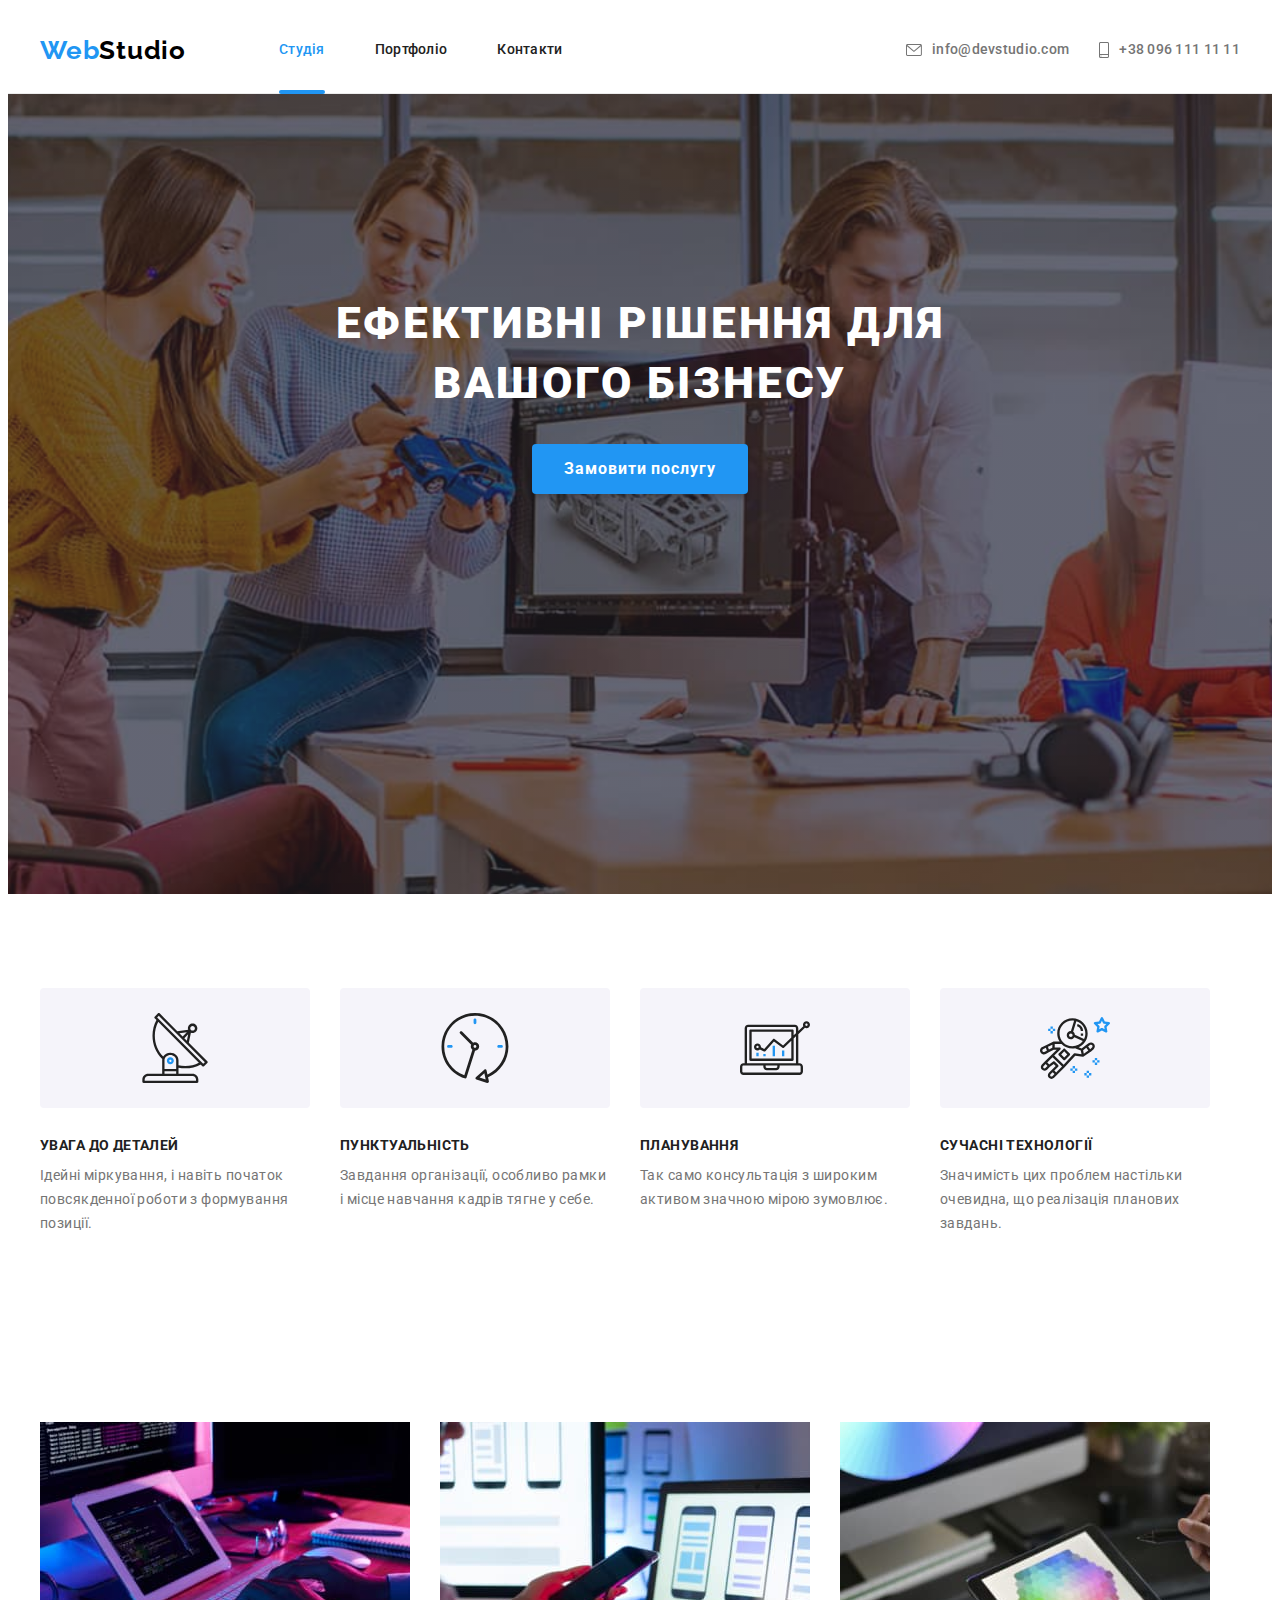
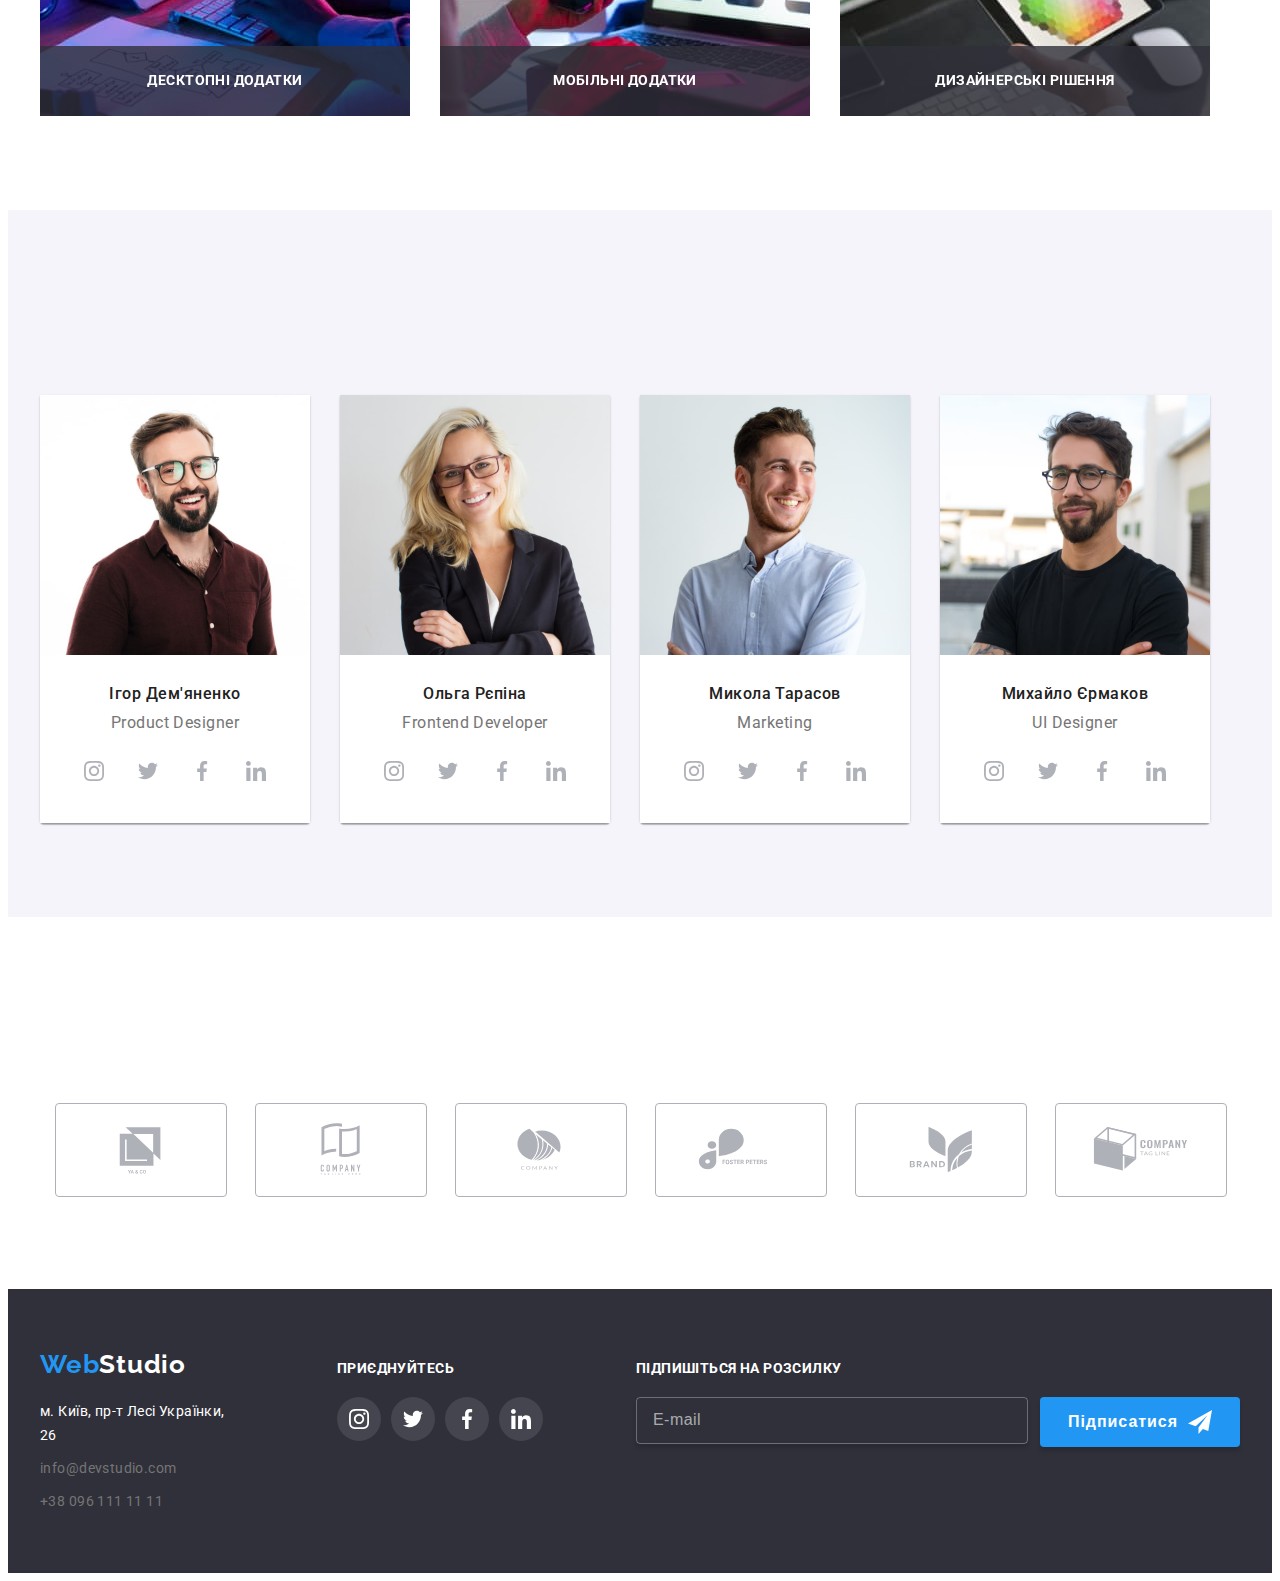
<file: index.html>
<!DOCTYPE html>
<html lang="uk">
  <head>
    <meta charset="UTF-8" />
    <meta http-equiv="X-UA-Compatible" content="IE=edge" />
    <meta name="viewport" content="width=device-width, initial-scale=1.0" />
    <title>goit-markup-hw-06</title>
    <link rel="preconnect" href="https://fonts.googleapis.com" />
    <link rel="preconnect" href="https://fonts.gstatic.com" crossorigin />
    <link
      href="https://fonts.googleapis.com/css2?family=Raleway:wght@700&family=Roboto:wght@400;500;700;900&display=swap"
      rel="stylesheet"
    />
    <link
      rel="stylesheet"
      href="https://cdnjs.cloudflare.com/ajax/libs/modern-normalize/1.1.0/modern-normalize.min.css"
      integrity="sha512-wpPYUAdjBVSE4KJnH1VR1HeZfpl1ub8YT/NKx4PuQ5NmX2tKuGu6U/JRp5y+Y8XG2tV+wKQpNHVUX03MfMFn9Q=="
      crossorigin="anonymous"
      referrerpolicy="no-referrer"
    />
    <link href="https://unpkg.com/aos@2.3.1/dist/aos.css" rel="stylesheet" />
    <link
      rel="stylesheet"
      href="https://cdnjs.cloudflare.com/ajax/libs/animate.css/4.1.1/animate.min.css"
    />
    <link rel="stylesheet" href="./css/styles.css" />
  </head>
  <body>
    <header class="header">
      <div class="container header-wrap">
        <nav class="header-menu">
          <a class="header-logo logo" href="./index.html"><span>Web</span>Studio</a>
          <ul class="header-list list">
            <li class="item">
              <a class="header-list-link link active" href="./index.html">Студія</a>
            </li>
            <li class="item">
              <a class="header-list-link link" href="./portfolio.html">Портфоліо</a>
            </li>
            <li class="item"><a class="header-list-link link" href="">Контакти</a></li>
          </ul>
        </nav>
        <ul class="header-contact list">
          <li class="item">
            <a class="header-contact-link link" href="mailto:info@devstudio.com">
              <svg class="icon" width="16" height="12">
                <use href="./images/icons.svg#icon-envelope"></use>
              </svg>
              info@devstudio.com</a
            >
          </li>
          <li class="item">
            <a class="header-contact-link link" href="tel:+380961111111">
              <svg class="icon" width="10" height="16">
                <use href="./images/icons.svg#icon-smartphone"></use>
              </svg>
              +38 096 111 11 11</a
            >
          </li>
        </ul>
      </div>
    </header>
    <main>
      <section class="hero">
        <h1 class="hero-title animate__animated animate__fadeIn">
          Ефективні рішення для <br />вашого бізнесу
        </h1>
        <button class="hero-btn btn" type="button" data-modal-open>Замовити послугу</button>
      </section>
      <section class="particular section">
        <div class="container">
          <h2 class="particular-title visually-hidden">Особливості</h2>
          <ul class="particular-list list">
            <li class="item">
              <div class="particular-list-icons">
                <svg class="icon" width="70" height="70">
                  <use href="./images/icons.svg#icon-antenna"></use>
                </svg>
              </div>
              <h3 class="particular-subtitle">Увага до деталей</h3>
              <p class="particular-text">
                Ідейні міркування, і навіть початок повсякденної роботи з формування позиції.
              </p>
            </li>
            <li class="item">
              <div class="particular-list-icons">
                <svg class="icon" width="70" height="70">
                  <use href="./images/icons.svg#icon-clock"></use>
                </svg>
              </div>
              <h3 class="particular-subtitle">Пунктуальність</h3>
              <p class="particular-text">
                Завдання організації, особливо рамки і місце навчання кадрів тягне у себе.
              </p>
            </li>
            <li class="item">
              <div class="particular-list-icons">
                <svg class="icon" width="70" height="70">
                  <use href="./images/icons.svg#icon-diagram"></use>
                </svg>
              </div>
              <h3 class="particular-subtitle">Планування</h3>
              <p class="particular-text">
                Так само консультація з широким активом значною мірою зумовлює.
              </p>
            </li>
            <li class="item">
              <div class="particular-list-icons">
                <svg class="icon" width="70" height="70">
                  <use href="./images/icons.svg#icon-astronaut"></use>
                </svg>
              </div>
              <h3 class="particular-subtitle">Сучасні технології</h3>
              <p class="particular-text">
                Значимість цих проблем настільки очевидна, що реалізація планових завдань.
              </p>
            </li>
          </ul>
        </div>
      </section>
      <section class="work">
        <div class="container">
          <h2 class="work-title title" data-aos="fade-up" data-aos-duration="500">
            Чим ми займаємося
          </h2>
          <ul class="work-list list">
            <li class="item">
              <img src="./images/img_1.jpg" width="370" height="294" alt="Людина програмує" />
              <h3 class="work-description">Десктопні додатки</h3>
            </li>
            <li class="item">
              <img
                src="./images/img_2.jpg"
                width="370"
                height="294"
                alt="Дівчина створєю дизайн мобільного додатку"
              />
              <h3 class="work-description">Мобільні додатки</h3>
            </li>
            <li class="item">
              <img
                src="./images/img_3.jpg"
                width="370"
                height="294"
                alt="Людина підбирає колір на планшеті"
              />
              <h3 class="work-description">Дизайнерські рішення</h3>
            </li>
          </ul>
        </div>
      </section>
      <section class="team section">
        <div class="container">
          <h2 class="team-title title" data-aos="fade-up" data-aos-duration="500">Наша команда</h2>
          <ul class="team-list list">
            <li class="item">
              <img
                src="./images/person1.jpg"
                width="270"
                height="260"
                alt="Фотографія Ігор Дем'яненко"
              />
              <div class="team-card-content">
                <h3 class="team-subtitle">Ігор Дем'яненко</h3>
                <p class="team-text">Product Designer</p>
                <ul class="team-social-list list">
                  <li class="item">
                    <a href="" class="team-social-link link">
                      <svg class="icon" width="20" height="20">
                        <use href="./images/icons.svg#icon-instagram"></use>
                      </svg>
                    </a>
                  </li>
                  <li class="item">
                    <a href="" class="team-social-link link">
                      <svg class="icon" width="20" height="20">
                        <use href="./images/icons.svg#icon-twitter"></use>
                      </svg>
                    </a>
                  </li>
                  <li class="item">
                    <a href="" class="team-social-link link">
                      <svg class="icon" width="20" height="20">
                        <use href="./images/icons.svg#icon-facebook"></use>
                      </svg>
                    </a>
                  </li>
                  <li class="item">
                    <a href="" class="team-social-link link">
                      <svg class="icon" width="20" height="20">
                        <use href="./images/icons.svg#icon-linkedin"></use>
                      </svg>
                    </a>
                  </li>
                </ul>
              </div>
            </li>
            <li class="item">
              <img
                src="./images/person2.jpg"
                width="270"
                height="260"
                alt="Фотографія Ольга Рєпіна"
              />
              <div class="team-card-content">
                <h3 class="team-subtitle">Ольга Рєпіна</h3>
                <p class="team-text">Frontend Developer</p>
                <ul class="team-social-list list">
                  <li class="item">
                    <a href="" class="team-social-link link">
                      <svg class="icon" width="20" height="20">
                        <use href="./images/icons.svg#icon-instagram"></use>
                      </svg>
                    </a>
                  </li>
                  <li class="item">
                    <a href="" class="team-social-link link">
                      <svg class="icon" width="20" height="20">
                        <use href="./images/icons.svg#icon-twitter"></use>
                      </svg>
                    </a>
                  </li>
                  <li class="item">
                    <a href="" class="team-social-link link">
                      <svg class="icon" width="20" height="20">
                        <use href="./images/icons.svg#icon-facebook"></use>
                      </svg>
                    </a>
                  </li>
                  <li class="item">
                    <a href="" class="team-social-link link">
                      <svg class="icon" width="20" height="20">
                        <use href="./images/icons.svg#icon-linkedin"></use>
                      </svg>
                    </a>
                  </li>
                </ul>
              </div>
            </li>
            <li class="item">
              <img
                src="./images/person3.jpg"
                width="270"
                height="260"
                alt="Фотографія Микола Тарасов"
              />
              <div class="team-card-content">
                <h3 class="team-subtitle">Микола Тарасов</h3>
                <p class="team-text">Marketing</p>
                <ul class="team-social-list list">
                  <li class="item">
                    <a href="" class="team-social-link link">
                      <svg class="icon" width="20" height="20">
                        <use href="./images/icons.svg#icon-instagram"></use>
                      </svg>
                    </a>
                  </li>
                  <li class="item">
                    <a href="" class="team-social-link link">
                      <svg class="icon" width="20" height="20">
                        <use href="./images/icons.svg#icon-twitter"></use>
                      </svg>
                    </a>
                  </li>
                  <li class="item">
                    <a href="" class="team-social-link link">
                      <svg class="icon" width="20" height="20">
                        <use href="./images/icons.svg#icon-facebook"></use>
                      </svg>
                    </a>
                  </li>
                  <li class="item">
                    <a href="" class="team-social-link link">
                      <svg class="icon" width="20" height="20">
                        <use href="./images/icons.svg#icon-linkedin"></use>
                      </svg>
                    </a>
                  </li>
                </ul>
              </div>
            </li>
            <li class="item">
              <img
                src="./images/person4.jpg"
                width="270"
                height="260"
                alt="Фотографія Михайло Єрмаков"
              />
              <div class="team-card-content">
                <h3 class="team-subtitle">Михайло Єрмаков</h3>
                <p class="team-text">UI Designer</p>
                <ul class="team-social-list list">
                  <li class="item">
                    <a href="" class="team-social-link link">
                      <svg class="icon" width="20" height="20">
                        <use href="./images/icons.svg#icon-instagram"></use>
                      </svg>
                    </a>
                  </li>
                  <li class="item">
                    <a href="" class="team-social-link link">
                      <svg class="icon" width="20" height="20">
                        <use href="./images/icons.svg#icon-twitter"></use>
                      </svg>
                    </a>
                  </li>
                  <li class="item">
                    <a href="" class="team-social-link link">
                      <svg class="icon" width="20" height="20">
                        <use href="./images/icons.svg#icon-facebook"></use>
                      </svg>
                    </a>
                  </li>
                  <li class="item">
                    <a href="" class="team-social-link link">
                      <svg class="icon" width="20" height="20">
                        <use href="./images/icons.svg#icon-linkedin"></use>
                      </svg>
                    </a>
                  </li>
                </ul>
              </div>
            </li>
          </ul>
        </div>
      </section>
      <section class="clients section">
        <h2 class="clients-title title" data-aos="fade-up" data-aos-duration="500">
          Постійні клієнти
        </h2>
        <ul class="clients-list list">
          <li class="item">
            <a href="" class="clients-list-link link">
              <svg class="icon" width="106" height="60">
                <use href="./images/icons.svg#icon-logo"></use>
              </svg>
            </a>
          </li>
          <li class="item">
            <a href="" class="clients-list-link link"
              ><svg class="icon" width="106" height="60">
                <use href="./images/icons.svg#icon-logo1"></use></svg
            ></a>
          </li>
          <li class="item">
            <a href="" class="clients-list-link link"
              ><svg class="icon" width="106" height="60">
                <use href="./images/icons.svg#icon-logo2"></use></svg
            ></a>
          </li>
          <li class="item">
            <a href="" class="clients-list-link link"
              ><svg class="icon" width="106" height="60">
                <use href="./images/icons.svg#icon-logo3"></use></svg
            ></a>
          </li>
          <li class="item">
            <a href="" class="clients-list-link link"
              ><svg class="icon" width="106" height="60">
                <use href="./images/icons.svg#icon-logo4"></use></svg
            ></a>
          </li>
          <li class="item">
            <a href="" class="clients-list-link link"
              ><svg class="icon" width="106" height="60">
                <use href="./images/icons.svg#icon-logo5"></use></svg
            ></a>
          </li>
        </ul>
      </section>
    </main>
    <footer class="footer">
      <div class="container">
        <div class="footer-right">
          <a class="footer-logo logo" href="./index.html"><span>Web</span>Studio</a>
          <address class="footer-address">
            <ul class="footer-list list">
              <li class="item">
                <a
                  class="footer-list-link link color-link"
                  href="https://goo.gl/maps/dn8XtDKzYARkyVmw8"
                  >м. Київ, пр-т Лесі Українки, 26</a
                >
              </li>
              <li class="item">
                <a class="footer-list-link link" href="mailto:info@devstudio.com"
                  >info@devstudio.com</a
                >
              </li>
              <li>
                <a class="footer-list-link link" href="tel:+380961111111">+38 096 111 11 11</a>
              </li>
            </ul>
          </address>
        </div>
        <div class="footer-wrapp">
          <h2 class="footer-title">приєднуйтесь</h2>
          <ul class="footer-social-list list">
            <li class="item">
              <a href="" class="footer-social-link link">
                <svg class="icon" width="20" height="20">
                  <use href="./images/icons.svg#icon-instagram"></use></svg
              ></a>
            </li>
            <li class="item">
              <a href="" class="footer-social-link link">
                <svg class="icon" width="20" height="20">
                  <use href="./images/icons.svg#icon-twitter"></use></svg
              ></a>
            </li>
            <li class="item">
              <a href="" class="footer-social-link link">
                <svg class="icon" width="20" height="20">
                  <use href="./images/icons.svg#icon-facebook"></use></svg
              ></a>
            </li>
            <li class="item">
              <a href="" class="footer-social-link link">
                <svg class="icon" width="20" height="20">
                  <use href="./images/icons.svg#icon-linkedin"></use></svg
              ></a>
            </li>
          </ul>
        </div>
        <div class="footer-wrapp">
          <h2 class="footer-title">Підпишіться на розсилку</h2>
          <form class="footer-form">
            <label>
              <input type="email" class="footer-form-input" placeholder="E-mail" name="email" />
            </label>
            <button type="submit" class="btn footer-btn">
              Підписатися
              <svg class="icon" width="24" height="24">
                <use href="./images/icons.svg#icon-send"></use>
              </svg>
            </button>
          </form>
        </div>
      </div>
    </footer>
    <div class="backdrop is-hidden" data-modal>
      <div class="modal">
        <button type="button" class="btn modal-btn" data-modal-close>
          <svg class="icon" width="18" height="18">
            <use href="./images/icons.svg#icon-close"></use>
          </svg>
        </button>
        <h2 class="modal-title">Залиште свої дані, ми вам передзвонимо</h2>
        <form class="form" autocomplete="off">
          <label class="form-field">
            <input type="text" name="username" class="form-input" placeholder=" " />
            <svg class="icon" width="18" height="18">
              <use href="./images/icons.svg#icon-person-black"></use>
            </svg>
            <span class="form-label">Ім'я</span>
          </label>
          <label class="form-field">
            <input type="tel" name="tel" class="form-input" placeholder=" " />
            <svg class="icon" width="18" height="18">
              <use href="./images/icons.svg#icon-phone-black"></use>
            </svg>
            <span class="form-label">Телефон</span>
          </label>
          <label class="form-field">
            <input type="email" name="email" class="form-input" placeholder=" " />
            <svg class="icon" width="18" height="18">
              <use href="./images/icons.svg#icon-email-black"></use>
            </svg>
            <span class="form-label">Пошта</span>
          </label>
          <label class="form-area-field">
            <span class="form-area-label">Коментар</span>
            <textarea name="comment" class="form-area" placeholder="Введіть текст"></textarea>
          </label>
          <label class="form-agreement-field">
            <input type="checkbox" name="agreement" class="form-check" required />
            <span class="form-check-area">
              <svg class="icon" width="16" height="15">
                <use href="./images/icons.svg#icon-check"></use>
              </svg>
            </span>
            <span class="form-agreement-label"
              >Погоджуюся з розсилкою та приймаю <a href="" target="_blank">Умови договору</a></span
            >
          </label>
          <button type="submit" class="btn form-modal-btn">Відправити</button>
        </form>
      </div>
    </div>
    <script src="./js/modal.js"></script>
    <script src="https://unpkg.com/aos@2.3.1/dist/aos.js"></script>
    <script>
      AOS.init();
    </script>
  </body>
</html>
</file>
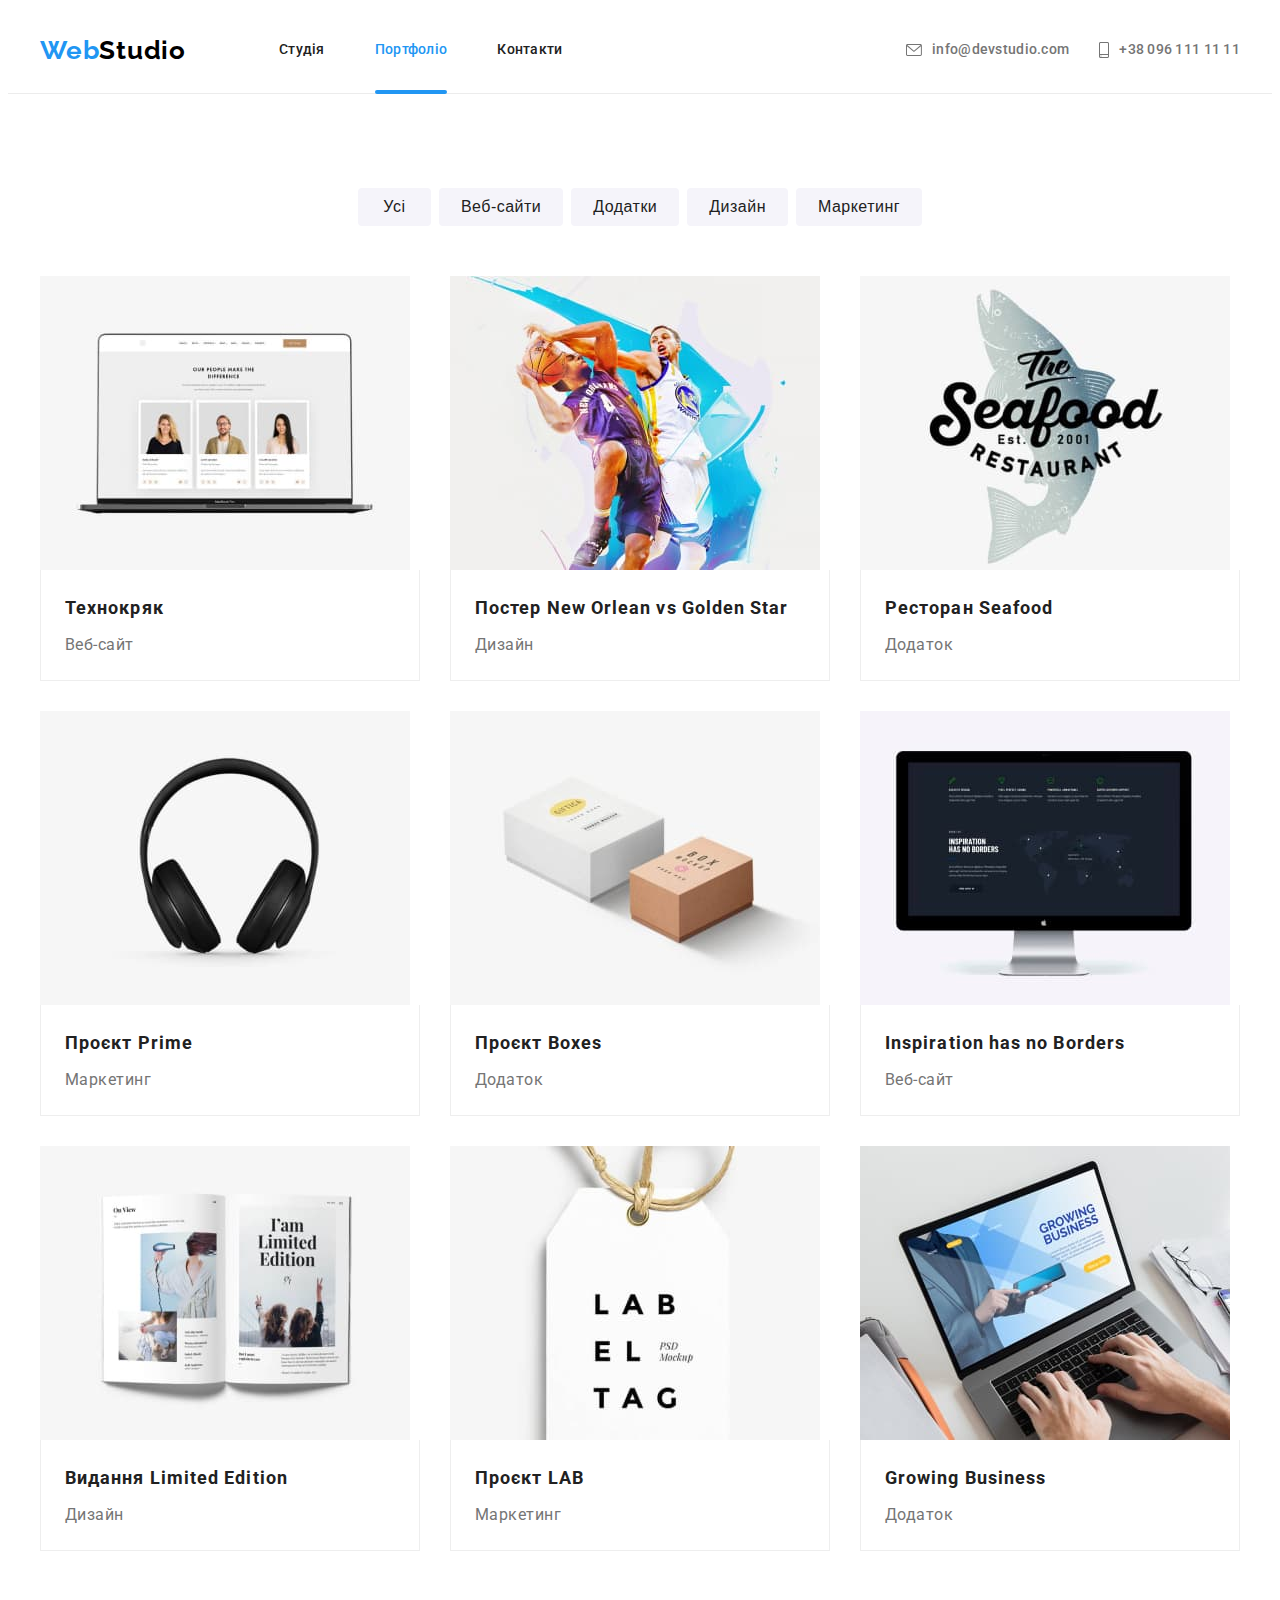
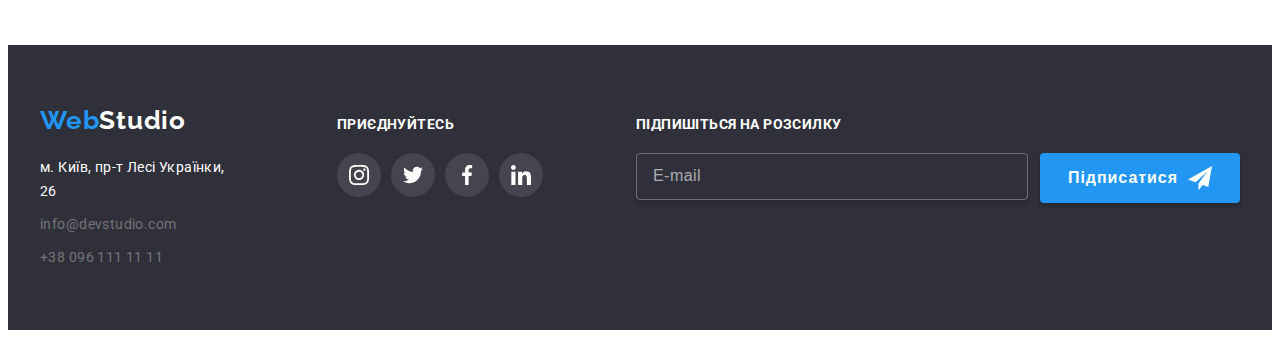
<file: portfolio.html>
<!DOCTYPE html>
<html lang="uk">
  <head>
    <meta charset="UTF-8" />
    <meta http-equiv="X-UA-Compatible" content="IE=edge" />
    <meta name="viewport" content="width=device-width, initial-scale=1.0" />
    <title>portfolio</title>
    <link rel="preconnect" href="https://fonts.googleapis.com" />
    <link rel="preconnect" href="https://fonts.gstatic.com" crossorigin />
    <link
      href="https://fonts.googleapis.com/css2?family=Raleway:wght@700&family=Roboto:wght@400;500;700;900&display=swap"
      rel="stylesheet"
    />
    <link
      rel="stylesheet"
      href="https://cdnjs.cloudflare.com/ajax/libs/modern-normalize/1.1.0/modern-normalize.min.css"
      integrity="sha512-wpPYUAdjBVSE4KJnH1VR1HeZfpl1ub8YT/NKx4PuQ5NmX2tKuGu6U/JRp5y+Y8XG2tV+wKQpNHVUX03MfMFn9Q=="
      crossorigin="anonymous"
      referrerpolicy="no-referrer"
    />
    <link rel="stylesheet" href="./css/styles.css" />
  </head>
  <body>
    <header class="header">
      <div class="container header-wrap">
        <nav class="header-menu">
          <a class="header-logo logo" href="./index.html"><span>Web</span>Studio</a>
          <ul class="header-list list">
            <li class="item"><a class="header-list-link link" href="./index.html">Студія</a></li>
            <li class="item">
              <a class="header-list-link link active" href="./portfolio.html">Портфоліо</a>
            </li>
            <li class="item"><a class="header-list-link link" href="">Контакти</a></li>
          </ul>
        </nav>
        <ul class="header-contact list">
          <li class="item">
            <a class="header-contact-link link" href="mailto:info@devstudio.com">
              <svg class="icon" width="16" height="12">
                <use href="./images/icons.svg#icon-envelope"></use>
              </svg>
              info@devstudio.com</a
            >
          </li>
          <li class="item">
            <a class="header-contact-link link" href="tel:+380961111111">
              <svg class="icon" width="10" height="16">
                <use href="./images/icons.svg#icon-smartphone"></use>
              </svg>
              +38 096 111 11 11</a
            >
          </li>
        </ul>
      </div>
    </header>
    <main>
      <section class="project section">
        <div class="container">
          <h2 class="project-title visually-hidden">project</h2>
          <ul class="project-filter list">
            <li class="item"><button class="project-btn btn" type="button">Усі</button></li>
            <li class="item"><button class="project-btn btn" type="button">Веб-сайти</button></li>
            <li class="item"><button class="project-btn btn" type="button">Додатки</button></li>
            <li class="item"><button class="project-btn btn" type="button">Дизайн</button></li>
            <li class="item"><button class="project-btn btn" type="button">Маркетинг</button></li>
          </ul>
          <ul class="project-list list">
            <li class="item">
              <a class="project-list-link link" href="">
                <div class="project-thumb">
                  <img src="./images/work1.jpg" width="370" height="294" alt="Ноутбук" />
                  <p class="project-overlay">
                    Ресурс пропонує комплексні пропозиції з різним рівнем функціоналу та сервісів.
                    Все це дозволить відвідувачу отримати вичерпні відомості про компанію чи
                    приватну особу.
                  </p>
                </div>
                <div class="project-card-content">
                  <h3 class="project-subtitle">Технокряк</h3>
                  <p class="project-text">Веб-сайт</p>
                </div>
              </a>
            </li>
            <li class="item">
              <a class="project-list-link link" href="">
                <div class="project-thumb">
                  <img src="./images/work2.jpg" width="370" height="294" alt="Гравці у баскетбол" />
                  <p class="project-overlay">
                    Ресурс пропонує комплексні пропозиції з різним рівнем функціоналу та сервісів.
                    Все це дозволить відвідувачу отримати вичерпні відомості про компанію чи
                    приватну особу.
                  </p>
                </div>
                <div class="project-card-content">
                  <h3 class="project-subtitle">Постер New Orlean vs Golden Star</h3>
                  <p class="project-text">Дизайн</p>
                </div>
              </a>
            </li>
            <li class="item">
              <a class="project-list-link link" href="">
                <div class="project-thumb">
                  <img src="./images/work3.jpg" width="370" height="294" alt="Логотип ресторану" />
                  <p class="project-overlay">
                    Ресурс пропонує комплексні пропозиції з різним рівнем функціоналу та сервісів.
                    Все це дозволить відвідувачу отримати вичерпні відомості про компанію чи
                    приватну особу.
                  </p>
                </div>
                <div class="project-card-content">
                  <h3 class="project-subtitle">Ресторан Seafood</h3>
                  <p class="project-text">Додаток</p>
                </div>
              </a>
            </li>
            <li class="item">
              <a class="project-list-link link" href="">
                <div class="project-thumb">
                  <img src="./images/work4.jpg" width="370" height="294" alt="Навушники" />
                  <p class="project-overlay">
                    Ресурс пропонує комплексні пропозиції з різним рівнем функціоналу та сервісів.
                    Все це дозволить відвідувачу отримати вичерпні відомості про компанію чи
                    приватну особу.
                  </p>
                </div>
                <div class="project-card-content">
                  <h3 class="project-subtitle">Проєкт Prime</h3>
                  <p class="project-text">Маркетинг</p>
                </div>
              </a>
            </li>
            <li class="item">
              <a class="project-list-link link" href="">
                <div class="project-thumb">
                  <img src="./images/work5.jpg" width="370" height="294" alt="Коробки" />
                  <p class="project-overlay">
                    Ресурс пропонує комплексні пропозиції з різним рівнем функціоналу та сервісів.
                    Все це дозволить відвідувачу отримати вичерпні відомості про компанію чи
                    приватну особу.
                  </p>
                </div>
                <div class="project-card-content">
                  <h3 class="project-subtitle">Проєкт Boxes</h3>
                  <p class="project-text">Додаток</p>
                </div>
              </a>
            </li>
            <li class="item">
              <a class="project-list-link link" href="">
                <div class="project-thumb">
                  <img src="./images/work6.jpg" width="370" height="294" alt="Монітор" />
                  <p class="project-overlay">
                    Ресурс пропонує комплексні пропозиції з різним рівнем функціоналу та сервісів.
                    Все це дозволить відвідувачу отримати вичерпні відомості про компанію чи
                    приватну особу.
                  </p>
                </div>
                <div class="project-card-content">
                  <h3 class="project-subtitle">Inspiration has no Borders</h3>
                  <p class="project-text">Веб-сайт</p>
                </div>
              </a>
            </li>
            <li class="item">
              <a class="project-list-link link" href="">
                <div class="project-thumb">
                  <img src="./images/work7.jpg" width="370" height="294" alt="Журнал" />
                  <p class="project-overlay">
                    Ресурс пропонує комплексні пропозиції з різним рівнем функціоналу та сервісів.
                    Все це дозволить відвідувачу отримати вичерпні відомості про компанію чи
                    приватну особу.
                  </p>
                </div>
                <div class="project-card-content">
                  <h3 class="project-subtitle">Видання Limited Edition</h3>
                  <p class="project-text">Дизайн</p>
                </div>
              </a>
            </li>
            <li class="item">
              <a class="project-list-link link" href="">
                <div class="project-thumb">
                  <img
                    src="./images/work8.jpg"
                    width="370"
                    height="294"
                    alt="Бирка з назвою проекту"
                  />
                  <p class="project-overlay">
                    Ресурс пропонує комплексні пропозиції з різним рівнем функціоналу та сервісів.
                    Все це дозволить відвідувачу отримати вичерпні відомості про компанію чи
                    приватну особу.
                  </p>
                </div>
                <div class="project-card-content">
                  <h3 class="project-subtitle">Проєкт LAB</h3>
                  <p class="project-text">Маркетинг</p>
                </div>
              </a>
            </li>
            <li class="item">
              <a class="project-list-link link" href="">
                <div class="project-thumb">
                  <img
                    src="./images/work9.jpg"
                    width="370"
                    height="294"
                    alt="Людина працює на ноутбуці"
                  />
                  <p class="project-overlay">
                    Ресурс пропонує комплексні пропозиції з різним рівнем функціоналу та сервісів.
                    Все це дозволить відвідувачу отримати вичерпні відомості про компанію чи
                    приватну особу.
                  </p>
                </div>
                <div class="project-card-content">
                  <h3 class="project-subtitle">Growing Business</h3>
                  <p class="project-text">Додаток</p>
                </div>
              </a>
            </li>
          </ul>
        </div>
      </section>
    </main>
    <footer class="footer">
      <div class="container">
        <div class="footer-right">
          <a class="footer-logo logo" href="./index.html"><span>Web</span>Studio</a>
          <address class="footer-address">
            <ul class="footer-list list">
              <li class="item">
                <a
                  class="footer-list-link link color-link"
                  href="https://goo.gl/maps/dn8XtDKzYARkyVmw8"
                  >м. Київ, пр-т Лесі Українки, 26</a
                >
              </li>
              <li class="item">
                <a class="footer-list-link link" href="mailto:info@devstudio.com"
                  >info@devstudio.com</a
                >
              </li>
              <li>
                <a class="footer-list-link link" href="tel:+380961111111">+38 096 111 11 11</a>
              </li>
            </ul>
          </address>
        </div>
        <div class="footer-wrapp">
          <h2 class="footer-title">приєднуйтесь</h2>
          <ul class="footer-social-list list">
            <li class="item">
              <a href="" class="footer-social-link link">
                <svg class="icon" width="20" height="20">
                  <use href="./images/icons.svg#icon-instagram"></use></svg
              ></a>
            </li>
            <li class="item">
              <a href="" class="footer-social-link link">
                <svg class="icon" width="20" height="20">
                  <use href="./images/icons.svg#icon-twitter"></use></svg
              ></a>
            </li>
            <li class="item">
              <a href="" class="footer-social-link link">
                <svg class="icon" width="20" height="20">
                  <use href="./images/icons.svg#icon-facebook"></use></svg
              ></a>
            </li>
            <li class="item">
              <a href="" class="footer-social-link link">
                <svg class="icon" width="20" height="20">
                  <use href="./images/icons.svg#icon-linkedin"></use></svg
              ></a>
            </li>
          </ul>
        </div>
        <div class="footer-wrapp">
          <h2 class="footer-title">Підпишіться на розсилку</h2>
          <form class="footer-form">
            <label>
              <input type="email" class="footer-form-input" placeholder="E-mail" name="email" />
            </label>
            <button type="submit" class="btn footer-btn">
              Підписатися
              <svg class="icon" width="24" height="24">
                <use href="./images/icons.svg#icon-send"></use>
              </svg>
            </button>
          </form>
        </div>
      </div>
    </footer>
  </body>
</html>
</file>
<file: css/styles.css>
:root {
  --main-text-color: #212121;
  --secondary-text-color: #757575;
  --accent-color: #2196f3;
  --btn-text-color: #ffffff;
  --hover-icon-color: #ffffff;
  --icon-color: #afb1b8;

  --gap-card: 30px;

  --animation-speed-hover: 250ms;
  --animation-speed-modal: 500ms;

  --animation-cubic-bezier: cubic-bezier(0.4, 0, 0.2, 1);
}

body {
  font-family: 'Roboto', sans-serif;
  color: var(--main-text-color);
}
p,
h1,
h2,
h3,
h4,
h5,
h6 {
  margin: 0;
}
img {
  display: block;
  max-width: 100%;
}
.container {
  width: 1200px;

  padding-left: 15px;
  padding-right: 15px;
  margin: 0 auto;
}
.section {
  padding-top: 94px;
  padding-bottom: 94px;
}
.logo {
  display: block;
  font-family: 'Raleway', sans-serif;
  font-weight: 700;
  font-size: 26px;
  line-height: 1.19;
  letter-spacing: 0.03em;
  text-decoration: none;
  color: #000000;
}
.logo > span {
  color: var(--accent-color);
}
.title {
  font-size: 36px;
  line-height: 1.16;
  text-align: center;
  letter-spacing: 0.03em;
  color: var(--main-text-color);
}
.link {
  text-decoration: none;
}
.list {
  padding-left: 0;
  margin: 0;
  list-style: none;
}
.visually-hidden {
  position: absolute;
  width: 1px;
  height: 1px;
  margin: -1px;
  border: 0;
  padding: 0;

  white-space: nowrap;
  overflow: hidden;
}
.btn {
  display: inline-block;

  border: none;

  cursor: pointer;
}
.header-list-link:hover,
.header-list-link:focus,
.header-contact-link:hover,
.header-contact-link:focus {
  color: var(--accent-color);
}

/* !###############--Header--###############*/
.header {
  padding-top: 24px;
  padding-bottom: 25px;

  border-bottom: 1px solid #ececec;
}
.header-wrap {
  display: flex;
  justify-content: center;
  align-items: center;
}
.header-menu {
  display: flex;
  justify-content: center;
  align-items: center;
}
.header-logo {
  margin-right: 93px;
}
.header-list {
  display: flex;
  padding: 0;
}
.header-list-link {
  display: flex;
  position: relative;
  padding-top: 10px;
  padding-bottom: 10px;

  font-weight: 500;
  font-size: 14px;
  line-height: 1.14;
  letter-spacing: 0.02em;
  color: var(--main-text-color);

  transition: color var(--animation-speed-hover) var(--animation-cubic-bezier);
}
.header-list > .item:not(:last-child) {
  margin-right: 50px;
}

.header-contact {
  display: flex;
  margin-left: auto;
}
.header-contact-link {
  display: flex;
  justify-content: center;
  align-items: center;
  padding-top: 10px;
  padding-bottom: 10px;

  font-weight: 500;
  font-size: 14px;
  line-height: 1.14;
  letter-spacing: 0.02em;
  color: var(--secondary-text-color);

  transition: color var(--animation-speed-hover) var(--animation-cubic-bezier);
}
.header-contact > .item:not(:last-child) {
  margin-right: 30px;
}

.header-contact-link > .icon {
  margin-right: 10px;

  fill: currentColor;
}

.active {
  color: var(--accent-color);
}
@keyframes underline {
  0% {
    transform: scaleX(0);
  }
  100% {
    transform: scaleX(1);
  }
}
.active::after {
  content: '';

  display: block;
  position: absolute;
  bottom: -26.1px;
  left: 0;
  width: 100%;
  height: 4px;

  background-color: var(--accent-color);
  border-radius: 2px;

  animation: underline 800ms var(--animation-cubic-bezier);
  transform-origin: left;
}

/* !###############--Hero--############### */

.hero {
  max-width: 1600px;
  height: 600px;
  padding-top: 200px;
  margin: 0 auto;

  background-image: linear-gradient(rgba(47, 48, 58, 0.4), rgba(47, 48, 58, 0.4)),
    url(../images/hero-img.jpg);
  background-repeat: no-repeat;
  background-size: cover;
  background-position: center;
  background-color: #c4c4c4;
  text-align: center;
}
.hero-title {
  margin-bottom: 30px;

  font-weight: 900;
  font-size: 44px;
  line-height: 1.36;
  letter-spacing: 0.06em;
  text-transform: uppercase;
  text-align: center;
  color: #ffffff;
}
.hero-btn {
  min-width: 216px;
  padding: 10px 32px;
  font-family: inherit;
  font-weight: 700;
  font-size: 16px;
  line-height: 1.88;
  letter-spacing: 0.06em;
  color: var(--btn-text-color);
  background-color: var(--accent-color);
  box-shadow: 0px 4px 4px rgba(0, 0, 0, 0.15);
  border-radius: 4px;
}
/* !###############--Particular--###############*/
.particular-list {
  display: flex;
}
.particular-list > .item {
  width: 270px;
}
.particular-list-icons {
  display: flex;
  justify-content: center;
  align-items: center;
  height: 120px;
  margin-bottom: 30px;

  background-color: #f5f4fa;
  border-radius: 4px;
}

.particular-list > .item:not(:last-child) {
  margin-right: var(--gap-card);
}

.particular-subtitle {
  margin-bottom: 10px;

  font-size: 14px;
  line-height: 1.14;
  letter-spacing: 0.03em;
  text-transform: uppercase;
  color: var(--main-text-color);
}

.particular-text {
  font-size: 14px;
  line-height: 1.71;
  letter-spacing: 0.03em;
  color: var(--secondary-text-color);
}
/* ###############--Work--###############*/
.work {
  padding-bottom: 94px;
}
.work-title {
  margin-bottom: 50px;
}
.work-list {
  display: flex;
}
.work-list > .item:not(:last-child) {
  margin-right: var(--gap-card);
}
.work-list > .item {
  position: relative;
}
.work-description {
  display: flex;
  justify-content: center;
  align-items: center;

  position: absolute;
  bottom: 0;
  left: 0;

  width: 100%;
  height: 70px;

  font-size: 14px;
  line-height: 1.14;
  letter-spacing: 0.03em;
  text-transform: uppercase;

  color: #ffffff;
  background-color: rgba(47, 48, 58, 0.8);
}
/* *###############--Team--###############*/
.team {
  background-color: #f5f4fa;
}
.team-title {
  margin-bottom: 50px;
}
.team-list {
  display: flex;
}

.team-list > .item {
  box-shadow: 0px 1px 3px rgba(0, 0, 0, 0.12), 0px 1px 1px rgba(0, 0, 0, 0.14),
    0px 2px 1px rgba(0, 0, 0, 0.2);
  border-radius: 0px 0px 4px 4px;
}
.team-list > .item:not(:last-child) {
  margin-right: var(--gap-card);
}
.team-card-content {
  padding-top: 30px;
  padding-bottom: 30px;

  text-align: center;
  background-color: #ffffff;
}

.team-subtitle {
  margin-bottom: 10px;

  font-weight: 500;
  font-size: 16px;
  line-height: 1.18;
  letter-spacing: 0.03em;
  color: var(--main-text-color);
}

.team-text {
  margin-bottom: 16px;

  font-size: 16px;
  line-height: 1.18;
  letter-spacing: 0.03em;
  color: var(--secondary-text-color);
}
.team-social-list {
  display: flex;
  justify-content: center;
  align-items: center;
  gap: 10px;
}
.team-social-list > .item {
  width: 44px;
  height: 44px;
}
.team-social-link {
  display: flex;
  justify-content: center;
  align-items: center;
  width: 100%;
  height: 100%;

  color: var(--icon-color);
  border-radius: 50%;

  transition: background-color var(--animation-speed-hover) var(--animation-cubic-bezier),
    color var(--animation-speed-hover) var(--animation-cubic-bezier);
}
.team-social-link > .icon {
  fill: currentColor;
}
.team-social-link:hover,
.team-social-link:focus {
  color: var(--hover-icon-color);
  background-color: var(--accent-color);
}
/* ?###############--Clients--###############*/
.clients-title {
  margin-bottom: 50px;
}
.clients-list {
  display: flex;
  justify-content: center;
  align-items: center;
  gap: var(--gap-card);
}
.clients-list > .item {
  width: 170px;
  height: 92px;
}
.clients-list-link {
  display: flex;
  justify-content: center;
  align-items: center;
  width: 100%;
  height: 100%;

  border: 1px solid var(--icon-color);
  border-radius: 4px;
  color: var(--icon-color);

  transition: border-color var(--animation-speed-hover) var(--animation-cubic-bezier),
    color var(--animation-speed-hover) var(--animation-cubic-bezier);
}
.clients-list-link > .icon {
  fill: currentColor;
}
.clients-list-link:hover,
.clients-list-link:focus {
  color: var(--accent-color);
  border-color: var(--accent-color);
}
/* !###############--Footer--###############*/

.footer {
  background-color: #2f303a;
  padding-top: 60px;
  padding-bottom: 60px;
}
.footer > .container {
  display: flex;
  gap: 93px;
}
.footer-logo {
  margin-bottom: 20px;
  color: #ffffff;
}
.footer-list > .item:not(:last-child) {
  margin-bottom: 9px;
}

.footer-list-link {
  font-style: normal;
  font-size: 14px;
  line-height: 1.71;
  letter-spacing: 0.03em;
  color: var(--secondary-text-color);
}
.color-link {
  color: #ffffff;
}
/* ! */
.footer-wrapp {
  margin-top: 12px;
}
.footer-title {
  margin-bottom: 20px;

  font-size: 14px;
  line-height: 1.14;
  letter-spacing: 0.03em;
  text-transform: uppercase;
  color: #ffffff;
}
.footer-social-list {
  display: flex;
  gap: 10px;
}
.footer-social-list > .item {
  width: 44px;
  height: 44px;
}
.footer-social-link {
  display: flex;
  justify-content: center;
  align-items: center;
  width: 100%;
  height: 100%;

  border-radius: 50%;
  color: var(--hover-icon-color);
  background-color: rgba(255, 255, 255, 0.1);

  transition: background-color var(--animation-speed-hover) var(--animation-cubic-bezier);
}
.footer-social-link > .icon {
  fill: currentColor;
}
.footer-social-link:hover,
.footer-social-link:focus {
  background-color: var(--accent-color);
}
.footer-form {
  display: flex;
  gap: 12px;
}
.footer-form-input {
  width: 358px;

  padding: 15px 16px;
  background-color: transparent;
  color: rgba(255, 255, 255, 0.6);
  border: 1px solid rgba(255, 255, 255, 0.3);
  box-shadow: 0px 4px 4px rgba(0, 0, 0, 0.15);
  border-radius: 4px;
}
.footer-form-input::placeholder {
  font-size: 16px;
  line-height: 1.25;
  letter-spacing: 0.03em;
  color: currentColor;
}
.footer-btn {
  display: flex;
  justify-content: center;
  align-items: center;
  gap: 10px;

  font-weight: 700;
  font-size: 16px;
  line-height: 1.88;
  letter-spacing: 0.06em;

  min-width: 200px;
  padding: 10px 28px;

  color: #ffffff;
  background: #2196f3;
  box-shadow: 0px 4px 4px rgba(0, 0, 0, 0.15);
  border-radius: 4px;
}
.footer-btn > .icon {
  fill: currentColor;
}
/* 😄portfolio.html😄------------------------------------ */

/* *###############--Project--###############*/
.project-filter {
  display: flex;
  justify-content: center;
}
.project-filter > .item:not(:last-child) {
  margin-right: 8px;
}

.project-btn {
  min-width: 73px;
  padding: 6px 22px;
  margin-bottom: 50px;

  font-weight: 500;
  font-size: 16px;
  line-height: 1.62;
  letter-spacing: 0.03em;
  color: var(--main-text-color);
  background-color: #f5f4fa;
  border-radius: 4px;
  transition: color var(--animation-speed-hover) var(--animation-cubic-bezier),
    background-color var(--animation-speed-hover) var(--animation-cubic-bezier),
    box-shadow var(--animation-speed-hover) var(--animation-cubic-bezier);
}
.project-btn:hover,
.project-btn:focus {
  color: var(--btn-text-color);
  background-color: var(--accent-color);
  box-shadow: 0px 3px 1px rgba(0, 0, 0, 0.1), 0px 1px 2px rgba(0, 0, 0, 0.08),
    0px 2px 2px rgba(0, 0, 0, 0.12);
}
.project-list {
  display: flex;
  flex-wrap: wrap;
  gap: 30px;
}
.project-list-link {
  display: block;
  width: 100%;
  height: 100%;
  transition: box-shadow var(--animation-speed-hover) var(--animation-cubic-bezier);
}
.project-list-link:hover,
.project-list-link:focus {
  box-shadow: 0px 1px 1px rgba(0, 0, 0, 0.12), 0px 4px 4px rgba(0, 0, 0, 0.06),
    1px 4px 6px rgba(0, 0, 0, 0.16);
}
.project-list > .item {
  flex-basis: calc((100% - 60px) / 3);
}
.project-thumb {
  position: relative;
  overflow: hidden;
}
.project-overlay {
  position: absolute;
  top: 0;
  left: 0;
  width: 100%;
  height: 100%;

  padding: 63px 24px;

  transform: translateY(100%);

  font-size: 18px;
  line-height: 1.56;
  letter-spacing: 0.03em;

  color: #ffffff;
  background-color: rgba(33, 150, 243, 0.9);

  transition: transform var(--animation-speed-hover) var(--animation-cubic-bezier);
}

.project-list-link:hover .project-overlay,
.project-list-link:focus .project-overlay {
  transform: translateY(0);
}

.project-card-content {
  padding: 20px 24px;

  border: 1px solid #eeeeee;
  border-top: none;
  background-color: #ffffff;
}
.project-subtitle {
  margin-bottom: 4px;
  font-size: 18px;
  line-height: 2;
  letter-spacing: 0.06em;
  color: var(--main-text-color);
}

.project-text {
  font-size: 16px;
  line-height: 1.88;
  letter-spacing: 0.03em;
  color: var(--secondary-text-color);
}
/*todo ###############--Over--###############*/
.is-hidden {
  opacity: 0;
  pointer-events: none;
  visibility: hidden;
}
.backdrop {
  position: fixed;
  top: 0;
  left: 0;
  width: 100%;
  height: 100%;

  background: rgba(0, 0, 0, 0.3);

  transition: opacity var(--animation-speed-modal) var(--animation-cubic-bezier),
    visibility var(--animation-speed-modal) var(--animation-cubic-bezier);
}
.modal {
  position: absolute;
  top: 50%;
  left: 50%;
  transform: translate(-50%, -50%) scaleY(1);

  width: 528px;
  min-height: 581px;
  padding: 40px;

  background-color: #ffffff;
  box-shadow: 0px 1px 3px rgba(0, 0, 0, 0.12), 0px 1px 1px rgba(0, 0, 0, 0.14),
    0px 2px 1px rgba(0, 0, 0, 0.2);
  border-radius: 4px;

  transition: transform var(--animation-speed-modal) var(--animation-cubic-bezier),
    box-shadow var(--animation-speed-modal) var(--animation-cubic-bezier);
}
.backdrop.is-hidden .modal {
  transform: translate(-50%, -50%) scaleY(0);
}
.modal-btn {
  display: flex;
  justify-content: center;
  align-items: center;

  position: absolute;
  top: 8px;
  right: 8px;
  width: 30px;
  height: 30px;

  color: #000000;
  background-color: #ffffff;
  border: 1px solid rgba(0, 0, 0, 0.1);
  border-radius: 50%;

  transition: color var(--animation-speed-hover) var(--animation-cubic-bezier);
}

.modal-btn > .icon {
  fill: currentColor;
}

.modal-btn:focus,
.modal-btn:hover {
  color: var(--accent-color);
}

.modal-title {
  margin-bottom: 30px;

  font-size: 20px;
  line-height: 1.15;
  letter-spacing: 0.03em;

  text-align: center;
}
.form {
  text-align: center;
}
.form-field {
  position: relative;
  display: block;

  margin-bottom: 28px;
}

.form-input {
  width: 100%;
  height: 40px;
  padding-left: 42px;

  border: 1px solid rgba(33, 33, 33, 0.2);
  border-radius: 4px;

  transition: border-color var(--animation-speed-hover) var(--animation-cubic-bezier);
}
.form-field > .icon {
  position: absolute;
  top: 50%;
  left: 12px;
  transform: translateY(-50%);

  transition: fill var(--animation-speed-hover) var(--animation-cubic-bezier);
}
.form-label {
  position: absolute;
  top: 50%;
  left: 42px;
  transform: translateY(-50%);

  font-size: 12px;
  line-height: 1.17;
  letter-spacing: 0.01em;
  color: var(--secondary-text-color);
  animation: label-anim-down 1200ms var(--animation-cubic-bezier);
}
.form-field:hover,
.form-input:hover {
  cursor: pointer;
}

.form-field:focus-within > .icon {
  fill: var(--accent-color);
}

.form-field:focus-within > .form-input {
  outline: transparent;
  border-color: var(--accent-color);
}
.form-field:focus-within > .form-label,
.form-input:not(:placeholder-shown) ~ .form-label {
  animation: label-anim-up 1200ms var(--animation-cubic-bezier) forwards;
}
@keyframes label-anim-up {
  60% {
    transform: translateY(-38px);
  }
  100% {
    transform: translateY(-38px) translateX(-42px);
  }
}
@keyframes label-anim-down {
  0% {
    transform: translateY(-38px) translateX(-42px);
  }
  60% {
    transform: translateY(-38px);
  }
}
.form-area-field {
  position: relative;
  display: block;
  margin-bottom: 20px;
}
.form-area {
  width: 100%;
  height: 120px;
  padding: 12px 16px;

  resize: none;
  border: 1px solid rgba(33, 33, 33, 0.2);
  border-radius: 4px;

  transition: border-color var(--animation-speed-hover) var(--animation-cubic-bezier);
}
.form-area-field:focus-within > .form-area {
  outline: transparent;
  border-color: var(--accent-color);
}

.form-area-label:hover,
.form-area:hover {
  cursor: pointer;
}
.form-area-label {
  display: block;
  position: absolute;
  left: 0;
  transform: translateY(-18px);

  font-size: 12px;
  line-height: 1.17;
  letter-spacing: 0.01em;
  color: var(--secondary-text-color);
}
.form-area::placeholder {
  font-size: 12px;
  line-height: 1.17;
  letter-spacing: 0.01em;

  color: rgba(117, 117, 117, 0.5);
}
.form-agreement-field {
  display: flex;
  justify-content: center;
  align-items: center;

  margin-bottom: 30px;

  cursor: pointer;
}
.form-check {
  appearance: none;
}
.form-check-area {
  display: flex;
  justify-content: center;
  align-items: center;

  width: 16px;
  height: 15px;
  margin-right: 7px;

  border-radius: 2px;
  border: 2px solid #212121;
  transition: border-color var(--animation-speed-hover) var(--animation-cubic-bezier),
    background-color var(--animation-speed-hover) var(--animation-cubic-bezier);
}
.form-check-area > .icon {
  fill: transparent;

  transition: fill var(--animation-speed-hover) var(--animation-cubic-bezier);
}
.form-check:checked + .form-check-area > .icon {
  fill: #ffffff;
}
.form-check:checked + .form-check-area {
  border-color: var(--accent-color);
  background-color: var(--accent-color);
}
.form-agreement-field:focus-within > .form-check-area {
  box-shadow: 0px 0px 0px 1px var(--accent-color);
}
.form-agreement-label {
  font-size: 14px;
  line-height: 1.7;
  letter-spacing: 0.03em;

  color: var(--secondary-text-color);
}
.form-agreement-label > a {
  color: var(--accent-color);
}
.form-modal-btn {
  min-width: 200px;
  padding: 10px 52px;

  color: #ffffff;
  background-color: var(--accent-color);
  box-shadow: 0px 4px 4px rgba(0, 0, 0, 0.15);
  border-radius: 4px;

  font-weight: 700;
  font-size: 16px;
  line-height: 1.88;
  letter-spacing: 0.06em;

  transition: background-color var(--animation-speed-hover) var(--animation-cubic-bezier);
}

.form-modal-btn:hover,
.form-modal-btn:focus {
  background-color: #188ce8;
}
</file>
